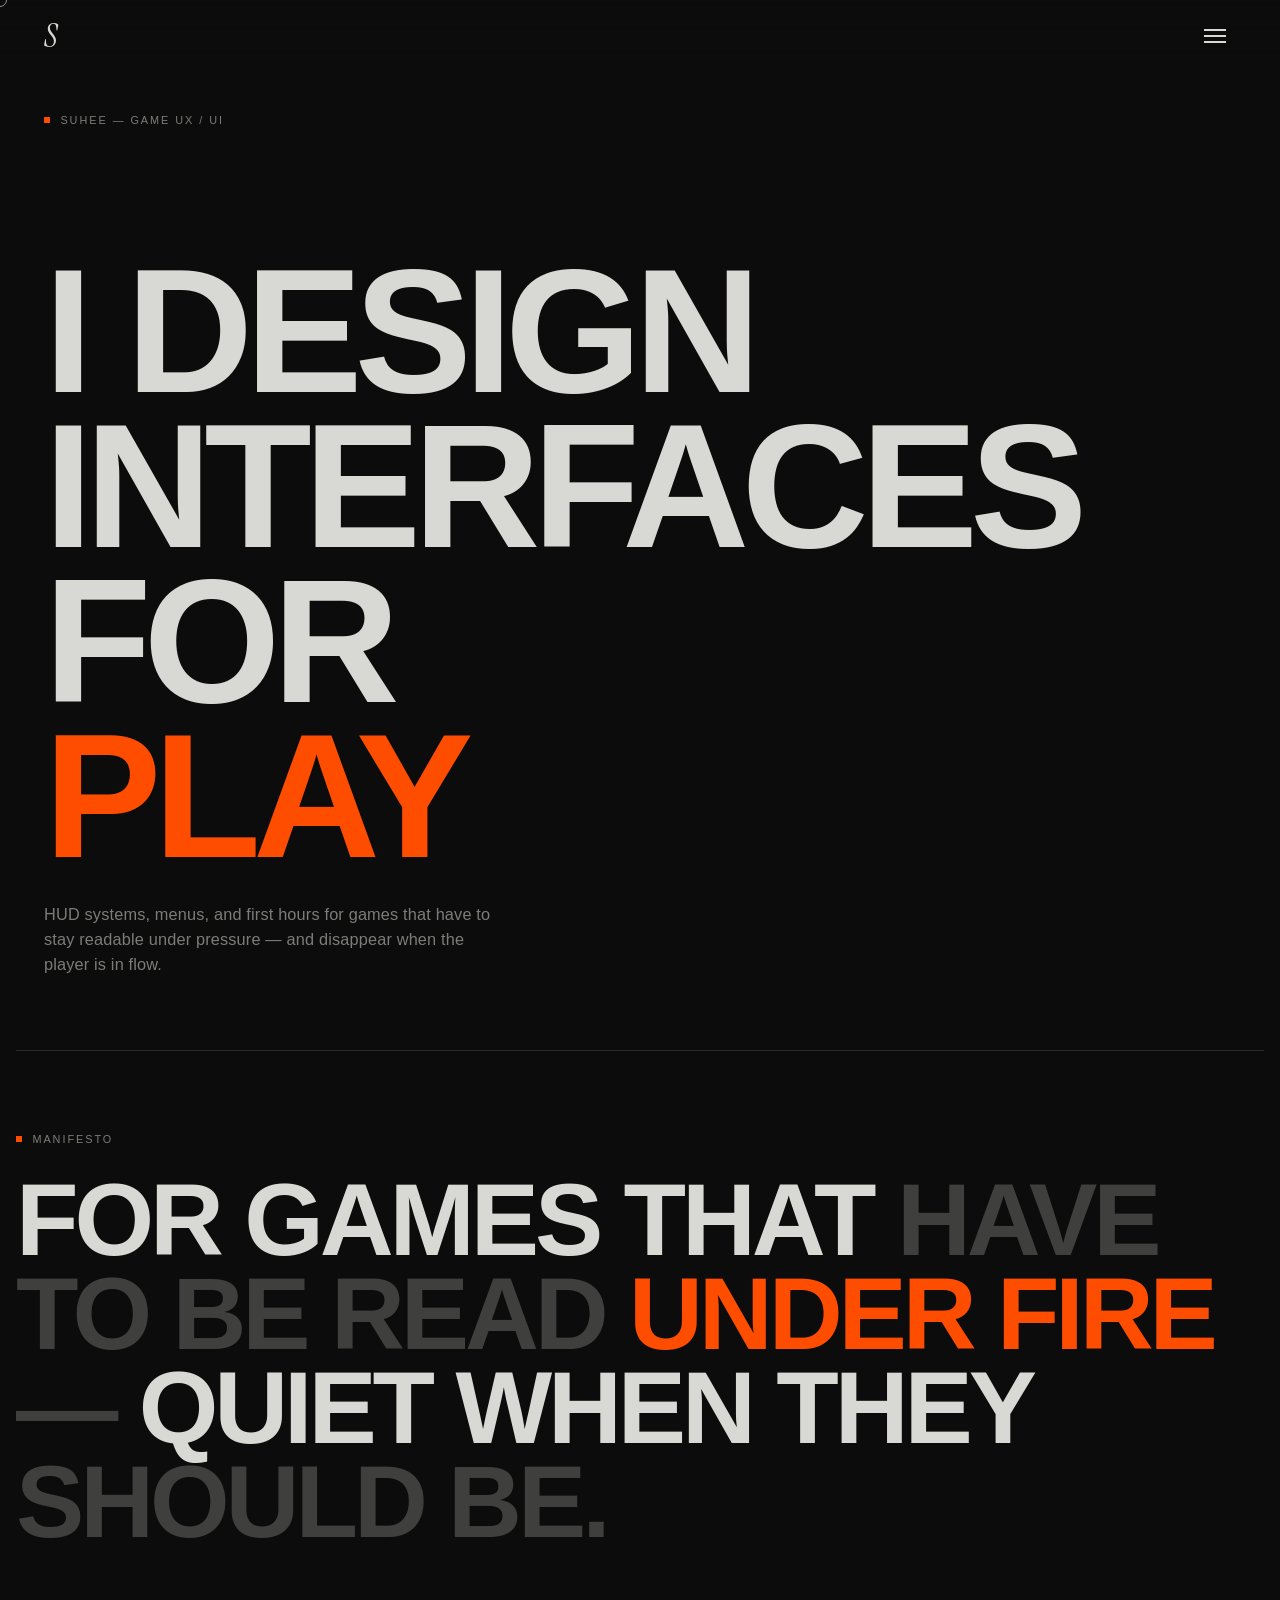
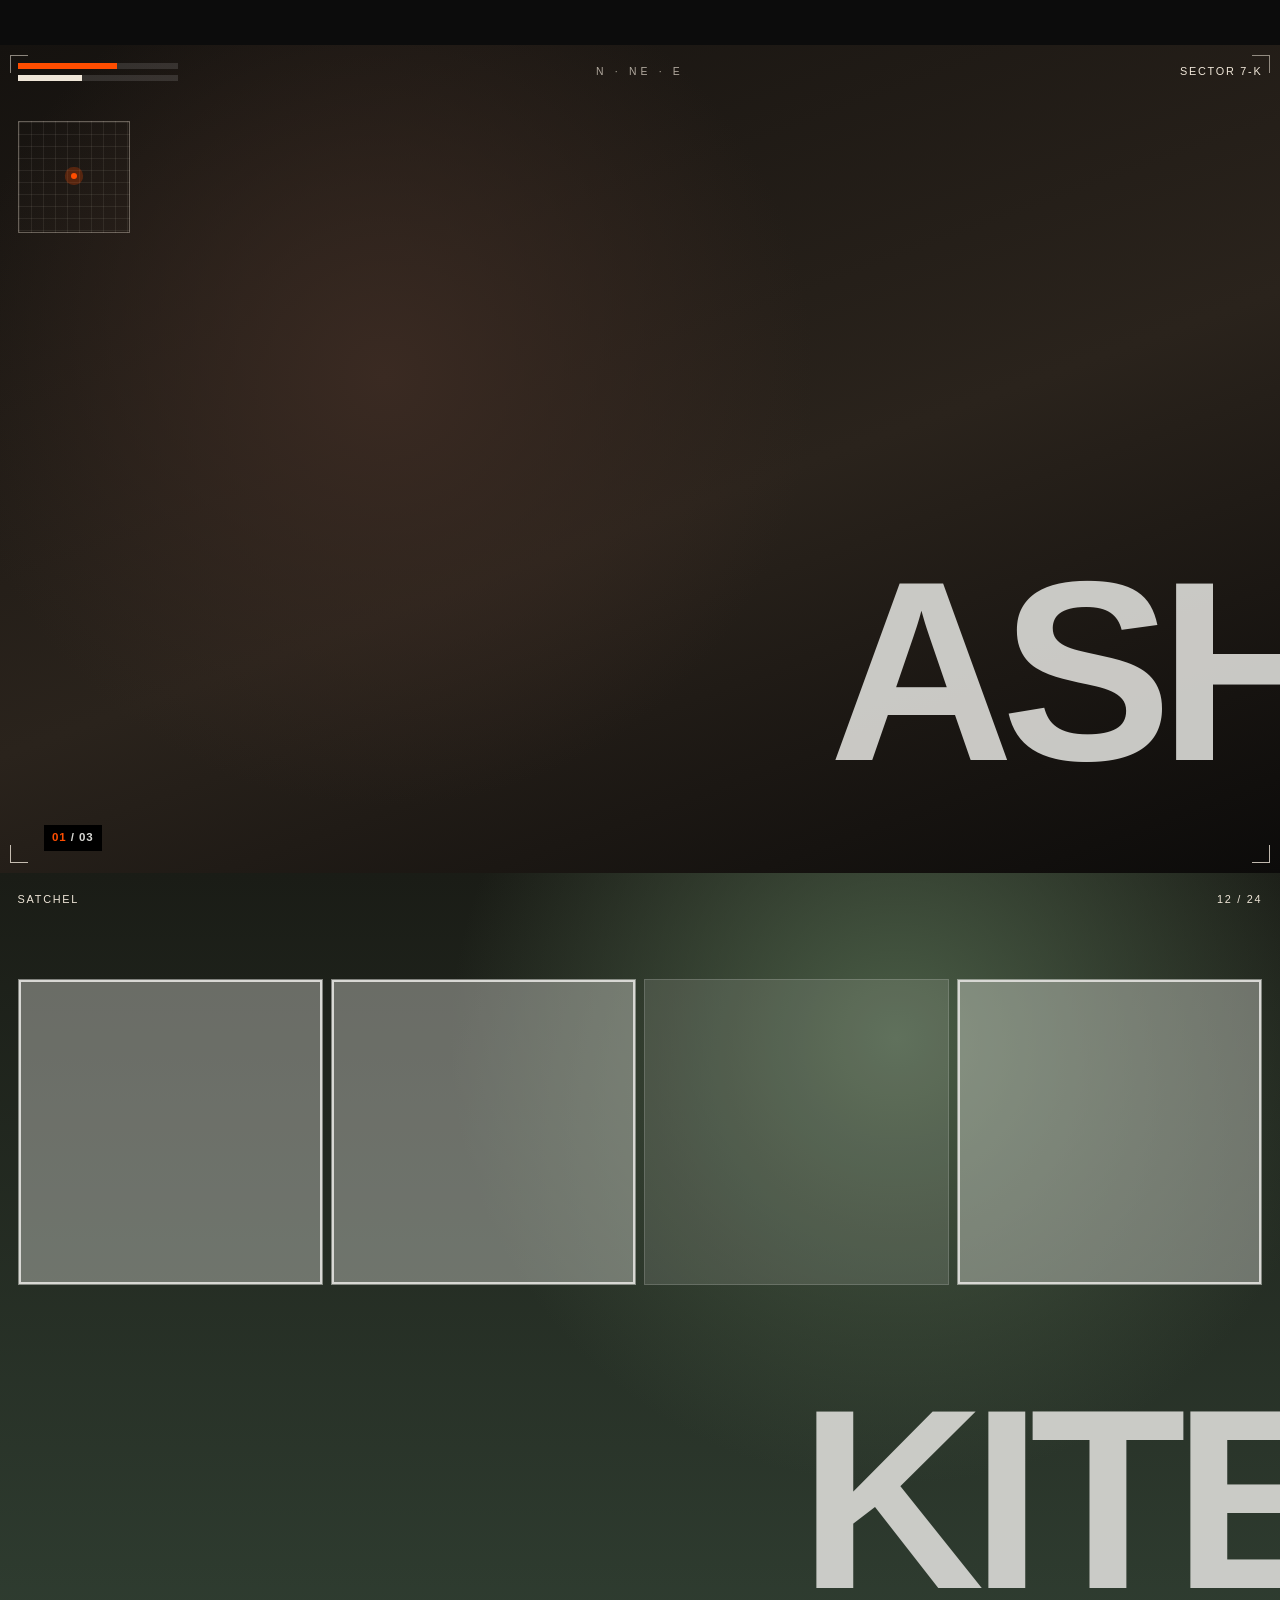
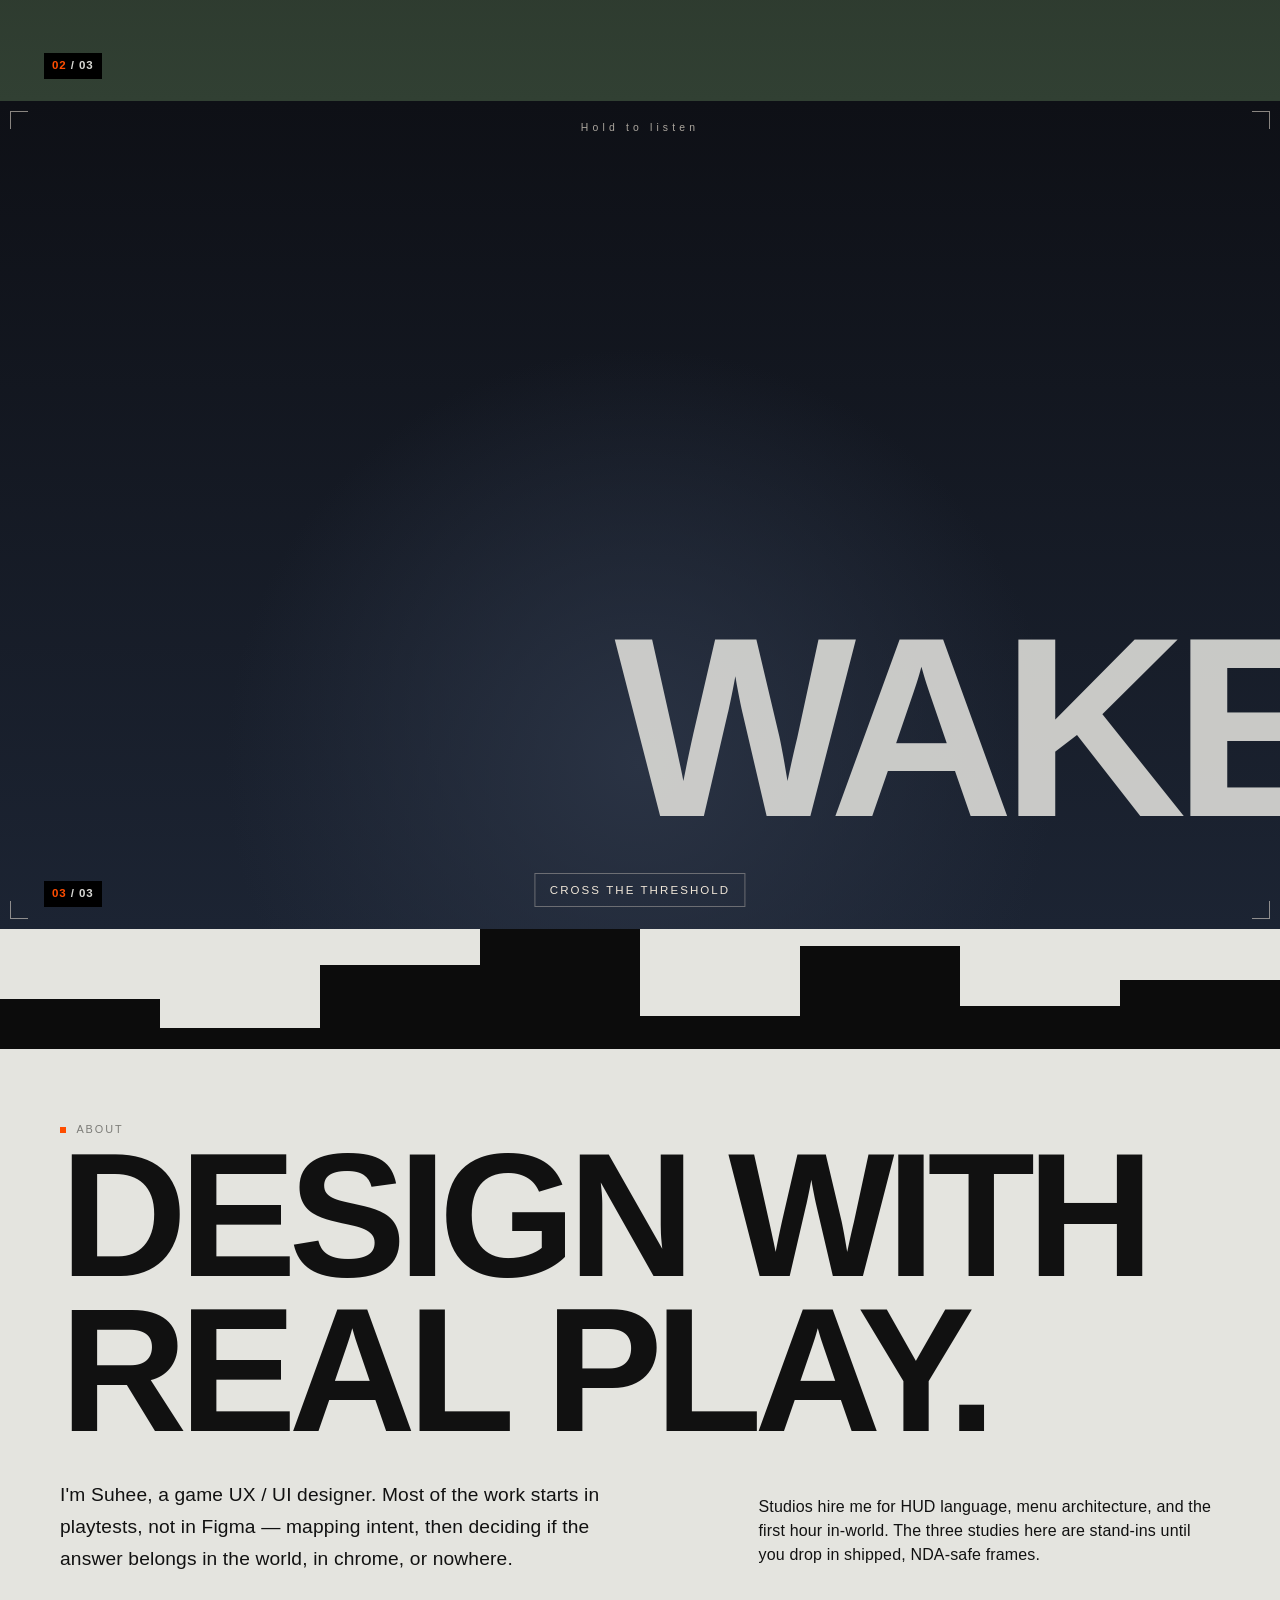
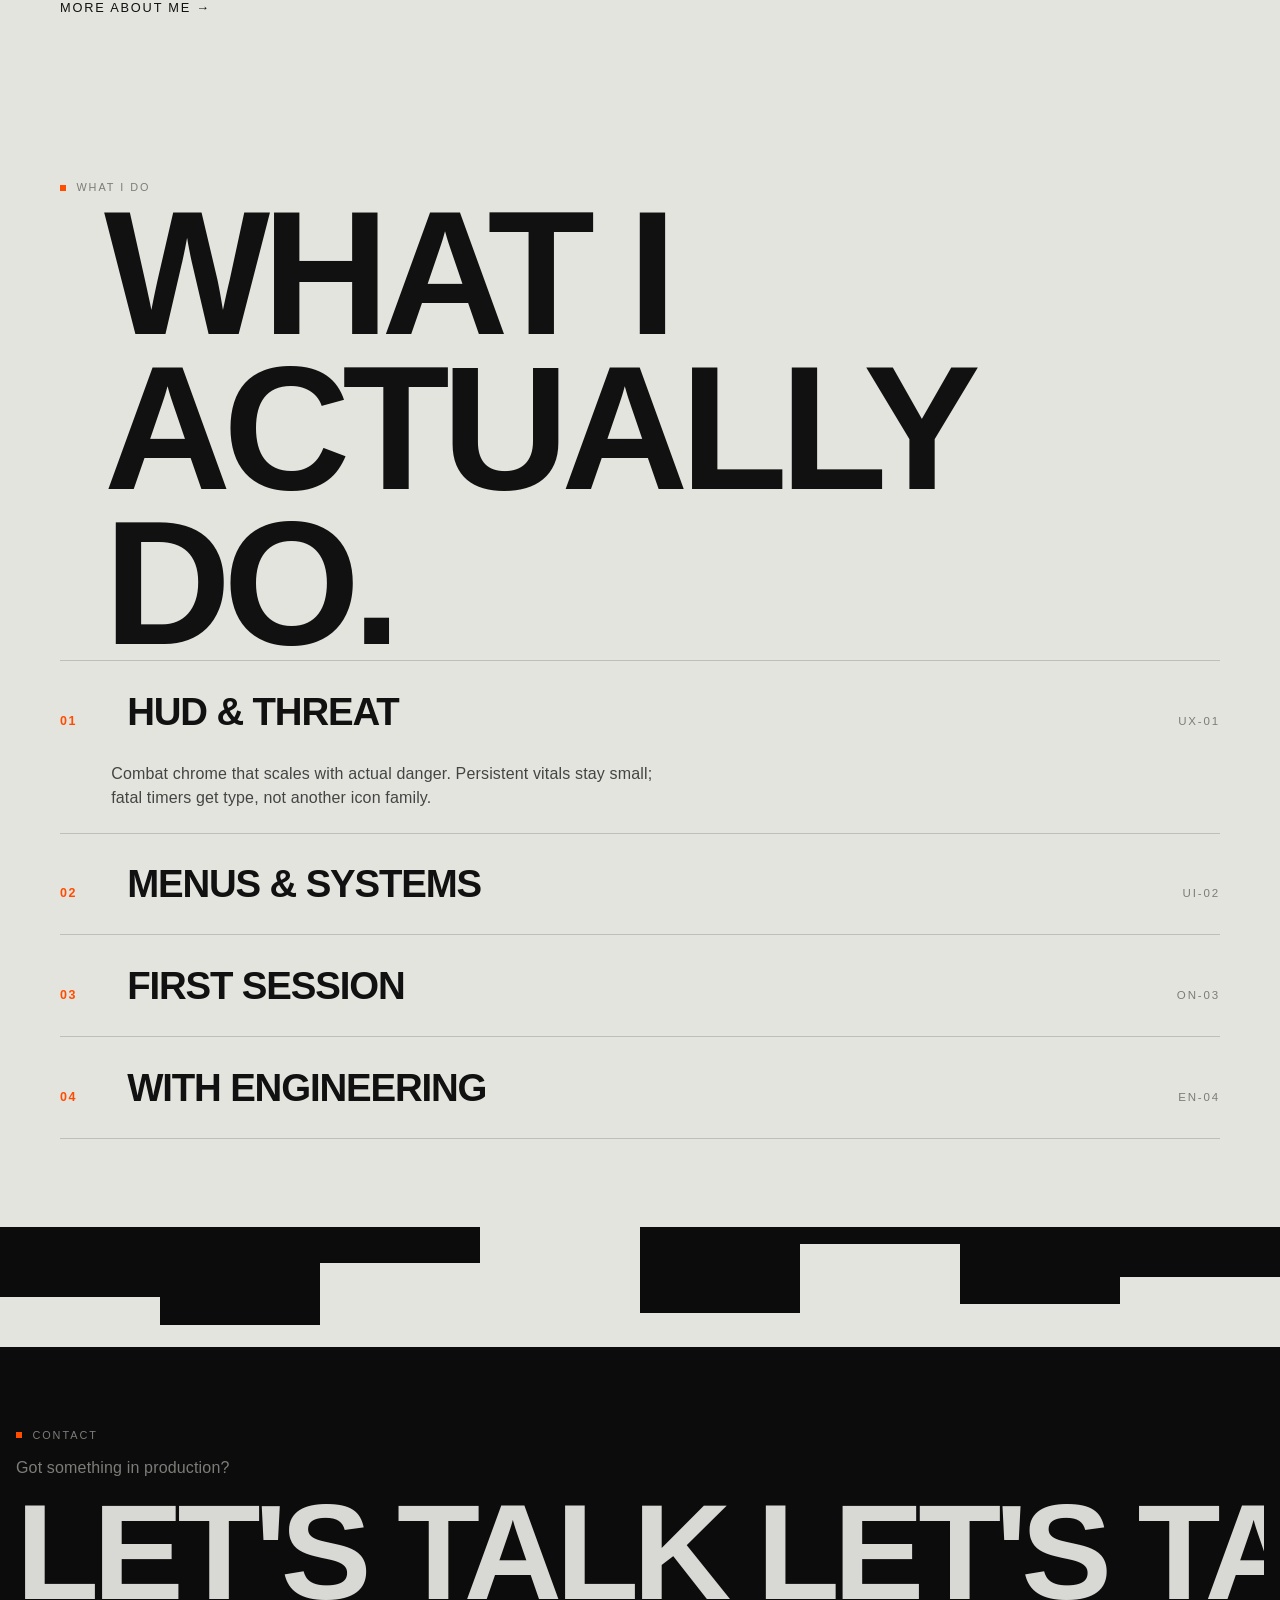
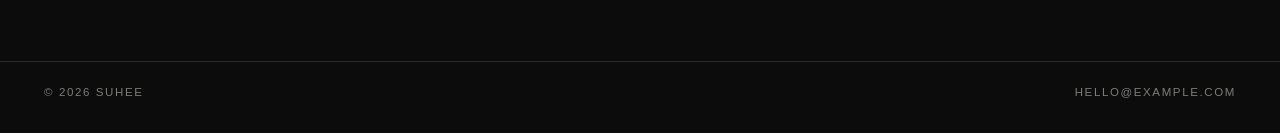
<file: index.html>
<!DOCTYPE html>
<html lang="en">
<head>
  <meta charset="utf-8">
  <meta name="viewport" content="width=device-width, initial-scale=1">
  <title>Suhee — Game UX / UI</title>
  <meta name="description" content="Game UX and UI design: HUD systems, inventory, and first-session onboarding.">
  <link rel="icon" href="./assets/favicon.svg" type="image/svg+xml">
  <link rel="preconnect" href="https://api.fontshare.com">
  <link href="https://api.fontshare.com/v2/css?f[]=switzer@400,500,600,700&display=swap" rel="stylesheet">
  <link rel="preconnect" href="https://fonts.googleapis.com">
  <link rel="preconnect" href="https://fonts.gstatic.com" crossorigin>
  <link href="https://fonts.googleapis.com/css2?family=Instrument+Serif:ital@1&display=swap" rel="stylesheet">
  <link rel="stylesheet" href="./css/styles.css">
</head>
<body>
  <div class="cursor" data-cursor hidden></div>
  <a class="skip" href="#work">Skip to selected work</a>
  <header class="site-header">
    <a class="brand" href="./index.html" aria-label="Suhee home">S</a>
    <button class="menu-btn" type="button" data-menu-toggle aria-expanded="false" aria-controls="menu" aria-label="Menu">
      <span></span>
    </button>
  </header>
  <nav class="overlay" id="menu" data-menu hidden>
    <a href="./index.html">Home</a>
    <a href="./work.html">Work</a>
    <a href="./about.html">About</a>
    <a href="mailto:hello@example.com">Email</a>
  </nav>

  <main>
    <section class="hero">
      <p class="label"><i></i> Suhee — game ux / ui</p>
      <h1 class="display">
        I design<br>
        interfaces<br>
        for<br>
        <em>play</em>
      </h1>
      <p class="hero-copy">HUD systems, menus, and first hours for games that have to stay readable under pressure — and disappear when the player is in flow.</p>
    </section>

    <section class="manifesto wrap">
      <p class="label"><i></i> Manifesto</p>
      <p class="mani-type">
        <b>For games that</b>
        have to be read
        <em>under fire</em> —
        <b>quiet when they</b>
        should be.
      </p>
    </section>

    <section id="work">
      <a class="work-panel" href="./projects/ash-protocol.html">
        <div class="hud hud-corners">
          <span></span>
          <div class="hud-row">
            <div class="bars">
              <div class="bar spot"><i style="width:62%"></i></div>
              <div class="bar"><i style="width:40%"></i></div>
            </div>
            <span>Sector 7-K</span>
          </div>
          <div class="compass">N · NE · E</div>
          <div class="minimap"><div class="dot"></div></div>
        </div>
        <h2 class="title">Ash</h2>
        <span class="work-index"><b>01</b> / 03</span>
      </a>
      <a class="work-panel" href="./projects/kite-keepsake.html">
        <div class="hud kite">
          <div class="hud-row"><span>Satchel</span><span>12 / 24</span></div>
          <div class="slots">
            <div class="slot on"></div>
            <div class="slot on"></div>
            <div class="slot"></div>
            <div class="slot on"></div>
          </div>
        </div>
        <h2 class="title">Kite</h2>
        <span class="work-index"><b>02</b> / 03</span>
      </a>
      <a class="work-panel" href="./projects/wake-cycle.html">
        <div class="hud wake hud-corners">
          <span></span>
          <div class="compass">Hold to listen</div>
          <div class="prompt">Cross the threshold</div>
        </div>
        <h2 class="title">Wake</h2>
        <span class="work-index"><b>03</b> / 03</span>
      </a>
    </section>

    <div class="stairs" aria-hidden="true">
      <span></span><span></span><span></span><span></span><span></span><span></span><span></span><span></span>
    </div>

    <section class="light about-block" id="about">
      <div class="wrap">
        <p class="label"><i></i> About</p>
        <h2 class="display">Design with<br>real play.</h2>
        <div class="about-grid">
          <div class="prose">
            <p class="lede">I'm Suhee, a game UX / UI designer. Most of the work starts in playtests, not in Figma — mapping intent, then deciding if the answer belongs in the world, in chrome, or nowhere.</p>
            <a class="more" href="./about.html">More about me →</a>
          </div>
          <p>Studios hire me for HUD language, menu architecture, and the first hour in-world. The three studies here are stand-ins until you drop in shipped, NDA-safe frames.</p>
        </div>
      </div>
    </section>

    <section class="light services" id="services">
      <div class="wrap">
        <p class="label"><i></i> What I do</p>
        <h2 class="display">What I actually do.</h2>
        <div class="acc">
          <button type="button" data-acc aria-expanded="true" aria-controls="acc-1">
            <span class="num">01</span>
            <span class="name">HUD &amp; threat</span>
            <span class="code">UX-01</span>
          </button>
          <div class="panel" id="acc-1">Combat chrome that scales with actual danger. Persistent vitals stay small; fatal timers get type, not another icon family.</div>
        </div>
        <div class="acc">
          <button type="button" data-acc aria-expanded="false" aria-controls="acc-2">
            <span class="num">02</span>
            <span class="name">Menus &amp; systems</span>
            <span class="code">UI-02</span>
          </button>
          <div class="panel" id="acc-2" hidden>Inventory, crafting, loadouts — readable on pad and handheld. Empty cells stay empty.</div>
        </div>
        <div class="acc">
          <button type="button" data-acc aria-expanded="false" aria-controls="acc-3">
            <span class="num">03</span>
            <span class="name">First session</span>
            <span class="code">ON-03</span>
          </button>
          <div class="panel" id="acc-3" hidden>Onboarding with no slideshow. The room teaches the verb; the UI only confirms it.</div>
        </div>
        <div class="acc">
          <button type="button" data-acc aria-expanded="false" aria-controls="acc-4">
            <span class="num">04</span>
            <span class="name">With engineering</span>
            <span class="code">EN-04</span>
          </button>
          <div class="panel" id="acc-4" hidden>UMG / Unity UI budgets, localization overflow, colorblind combat language, and input that works on mouse, pad, and touch.</div>
        </div>
      </div>
    </section>

    <div class="stairs invert" aria-hidden="true">
      <span></span><span></span><span></span><span></span><span></span><span></span><span></span><span></span>
    </div>

    <section class="cta wrap">
      <p class="label"><i></i> Contact</p>
      <p>Got something in production?</p>
      <a class="talk" href="mailto:hello@example.com">Let's talk Let's talk</a>
    </section>
  </main>

  <footer class="site-footer">
    <span>© <span data-year>2026</span> Suhee</span>
    <a href="mailto:hello@example.com">hello@example.com</a>
  </footer>
  <script src="./js/main.js"></script>
</body>
</html>
</file>
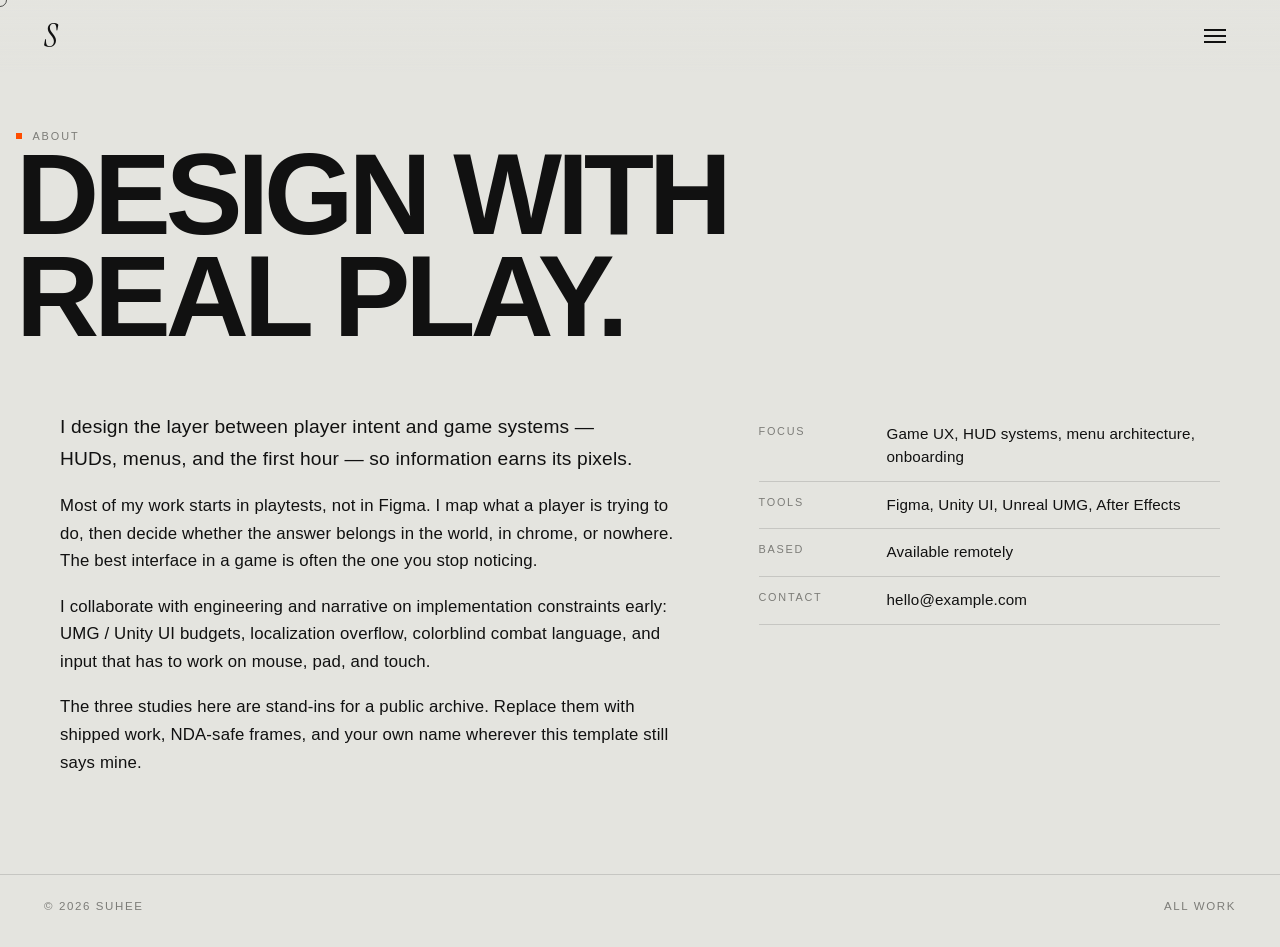
<file: about.html>
<!DOCTYPE html>
<html lang="en">
<head>
  <meta charset="utf-8">
  <meta name="viewport" content="width=device-width, initial-scale=1">
  <title>About — Suhee</title>
  <meta name="description" content="Game UX and UI designer focused on readable systems, diegetic onboarding, and menus that respect play.">
  <link rel="icon" href="./assets/favicon.svg" type="image/svg+xml">
  <link rel="preconnect" href="https://api.fontshare.com">
  <link href="https://api.fontshare.com/v2/css?f[]=switzer@400,500,600,700&display=swap" rel="stylesheet">
  <link rel="preconnect" href="https://fonts.googleapis.com">
  <link rel="preconnect" href="https://fonts.gstatic.com" crossorigin>
  <link href="https://fonts.googleapis.com/css2?family=Instrument+Serif:ital@1&display=swap" rel="stylesheet">
  <link rel="stylesheet" href="./css/styles.css">
</head>
<body class="light-page">
  <div class="cursor" data-cursor hidden></div>
  <a class="skip" href="#main">Skip to content</a>
  <header class="site-header">
    <a class="brand" href="./index.html" aria-label="Suhee home">S</a>
    <button class="menu-btn" type="button" data-menu-toggle aria-expanded="false" aria-controls="menu" aria-label="Menu">
      <span></span>
    </button>
  </header>
  <nav class="overlay" id="menu" data-menu hidden>
    <a href="./index.html">Home</a>
    <a href="./work.html">Work</a>
    <a href="./about.html">About</a>
    <a href="mailto:hello@example.com">Email</a>
  </nav>

  <main id="main" class="light">
    <header class="page-hero wrap">
      <p class="label"><i></i> About</p>
      <h1 class="display">Design with<br>real play.</h1>
    </header>
    <div class="wrap about-grid" style="padding-bottom:5rem">
      <div class="prose">
        <p class="lede">I design the layer between player intent and game systems — HUDs, menus, and the first hour — so information earns its pixels.</p>
        <p>Most of my work starts in playtests, not in Figma. I map what a player is trying to do, then decide whether the answer belongs in the world, in chrome, or nowhere. The best interface in a game is often the one you stop noticing.</p>
        <p>I collaborate with engineering and narrative on implementation constraints early: UMG / Unity UI budgets, localization overflow, colorblind combat language, and input that has to work on mouse, pad, and touch.</p>
        <p>The three studies here are stand-ins for a public archive. Replace them with shipped work, NDA-safe frames, and your own name wherever this template still says mine.</p>
      </div>
      <aside>
        <dl class="fact-list">
          <div>
            <dt>Focus</dt>
            <dd>Game UX, HUD systems, menu architecture, onboarding</dd>
          </div>
          <div>
            <dt>Tools</dt>
            <dd>Figma, Unity UI, Unreal UMG, After Effects</dd>
          </div>
          <div>
            <dt>Based</dt>
            <dd>Available remotely</dd>
          </div>
          <div>
            <dt>Contact</dt>
            <dd><a href="mailto:hello@example.com">hello@example.com</a></dd>
          </div>
        </dl>
      </aside>
    </div>
  </main>

  <footer class="site-footer light">
    <span>© <span data-year>2026</span> Suhee</span>
    <a href="./work.html">All work</a>
  </footer>
  <script src="./js/main.js"></script>
</body>
</html>
</file>
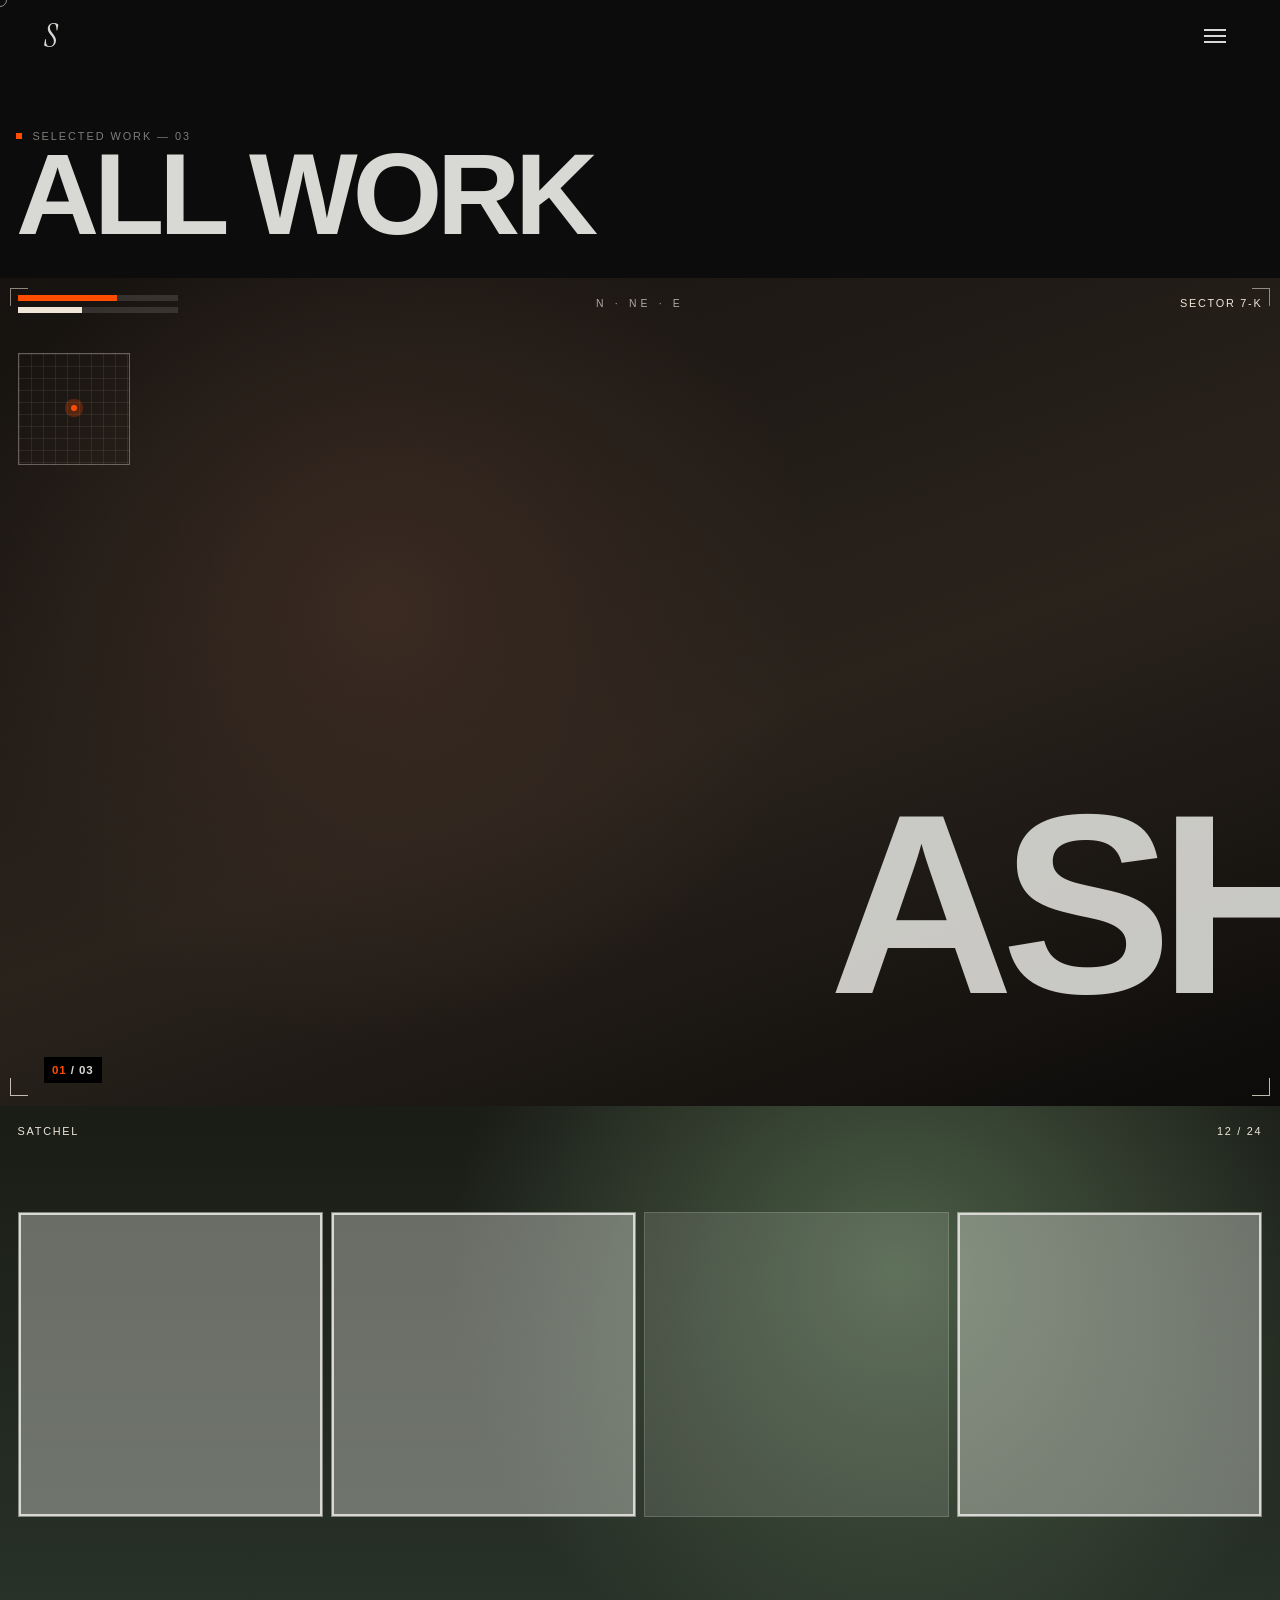
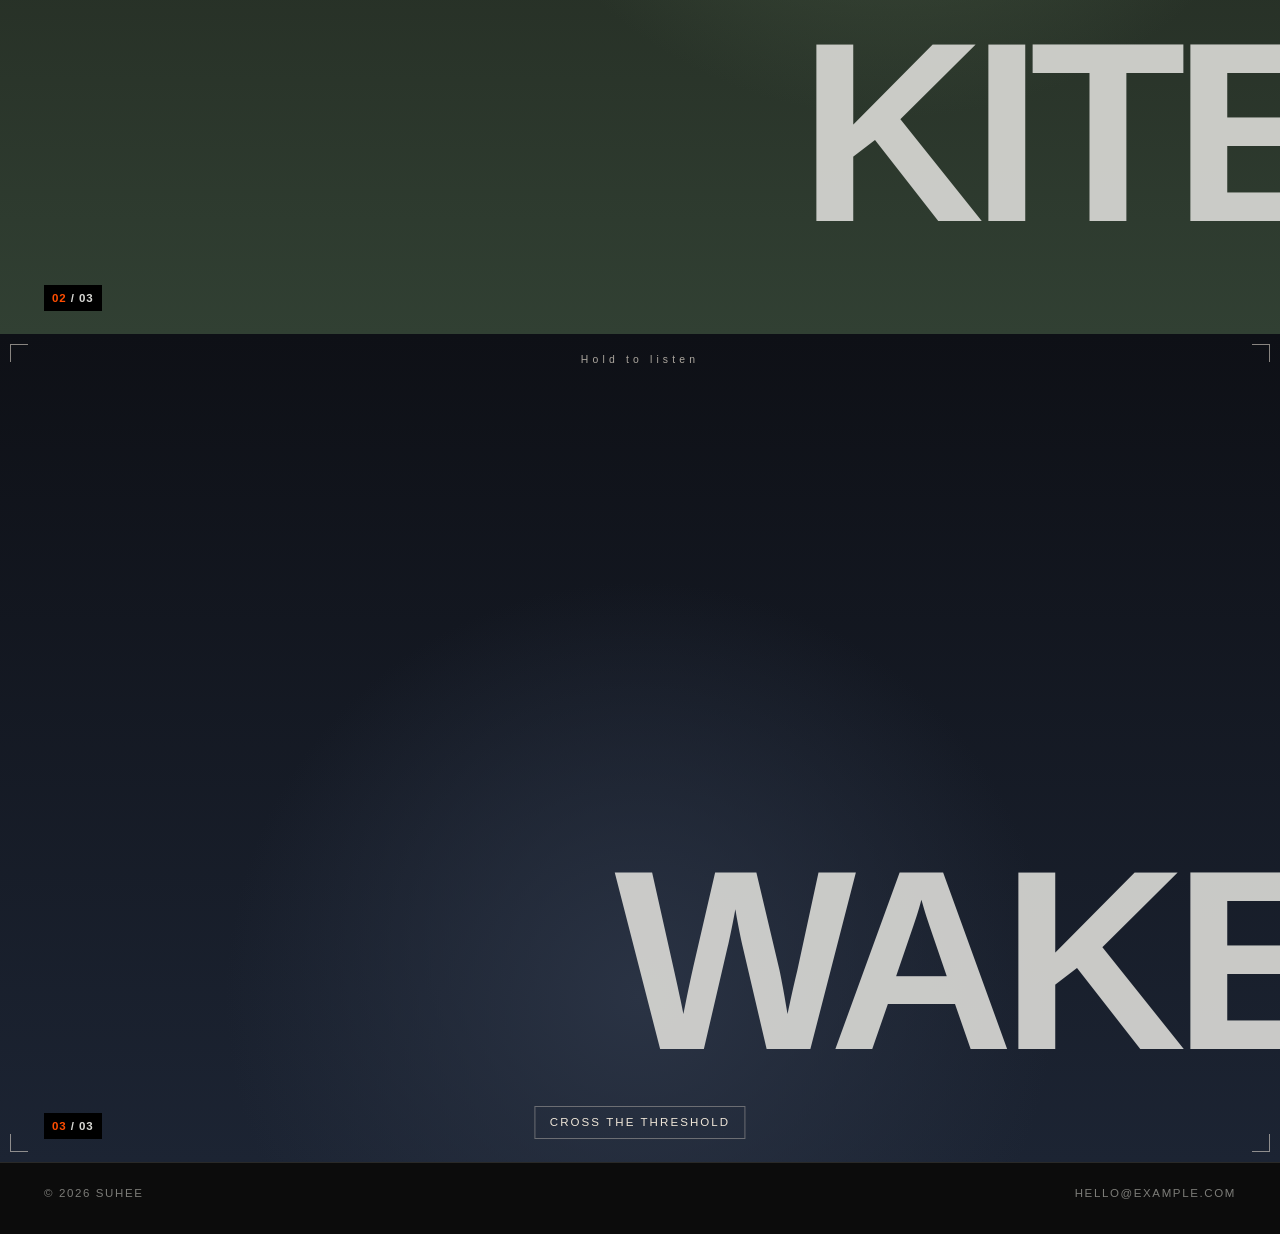
<file: work.html>
<!DOCTYPE html>
<html lang="en">
<head>
  <meta charset="utf-8">
  <meta name="viewport" content="width=device-width, initial-scale=1">
  <title>Work — Suhee</title>
  <meta name="description" content="Selected game UX and UI case studies.">
  <link rel="icon" href="./assets/favicon.svg" type="image/svg+xml">
  <link rel="preconnect" href="https://api.fontshare.com">
  <link href="https://api.fontshare.com/v2/css?f[]=switzer@400,500,600,700&display=swap" rel="stylesheet">
  <link rel="preconnect" href="https://fonts.googleapis.com">
  <link rel="preconnect" href="https://fonts.gstatic.com" crossorigin>
  <link href="https://fonts.googleapis.com/css2?family=Instrument+Serif:ital@1&display=swap" rel="stylesheet">
  <link rel="stylesheet" href="./css/styles.css">
</head>
<body>
  <div class="cursor" data-cursor hidden></div>
  <a class="skip" href="#main">Skip to content</a>
  <header class="site-header">
    <a class="brand" href="./index.html" aria-label="Suhee home">S</a>
    <button class="menu-btn" type="button" data-menu-toggle aria-expanded="false" aria-controls="menu" aria-label="Menu">
      <span></span>
    </button>
  </header>
  <nav class="overlay" id="menu" data-menu hidden>
    <a href="./index.html">Home</a>
    <a href="./work.html">Work</a>
    <a href="./about.html">About</a>
    <a href="mailto:hello@example.com">Email</a>
  </nav>

  <main id="main">
    <header class="page-hero wrap">
      <p class="label"><i></i> Selected work — 03</p>
      <h1 class="display">All work</h1>
    </header>
    <a class="work-panel" href="./projects/ash-protocol.html">
      <div class="hud hud-corners">
        <span></span>
        <div class="hud-row">
          <div class="bars">
            <div class="bar spot"><i style="width:62%"></i></div>
            <div class="bar"><i style="width:40%"></i></div>
          </div>
          <span>Sector 7-K</span>
        </div>
        <div class="compass">N · NE · E</div>
        <div class="minimap"><div class="dot"></div></div>
      </div>
      <h2 class="title">Ash</h2>
      <span class="work-index"><b>01</b> / 03</span>
    </a>
    <a class="work-panel" href="./projects/kite-keepsake.html">
      <div class="hud kite">
        <div class="hud-row"><span>Satchel</span><span>12 / 24</span></div>
        <div class="slots">
          <div class="slot on"></div>
          <div class="slot on"></div>
          <div class="slot"></div>
          <div class="slot on"></div>
        </div>
      </div>
      <h2 class="title">Kite</h2>
      <span class="work-index"><b>02</b> / 03</span>
    </a>
    <a class="work-panel" href="./projects/wake-cycle.html">
      <div class="hud wake hud-corners">
        <span></span>
        <div class="compass">Hold to listen</div>
        <div class="prompt">Cross the threshold</div>
      </div>
      <h2 class="title">Wake</h2>
      <span class="work-index"><b>03</b> / 03</span>
    </a>
  </main>

  <footer class="site-footer">
    <span>© <span data-year>2026</span> Suhee</span>
    <a href="mailto:hello@example.com">hello@example.com</a>
  </footer>
  <script src="./js/main.js"></script>
</body>
</html>
</file>
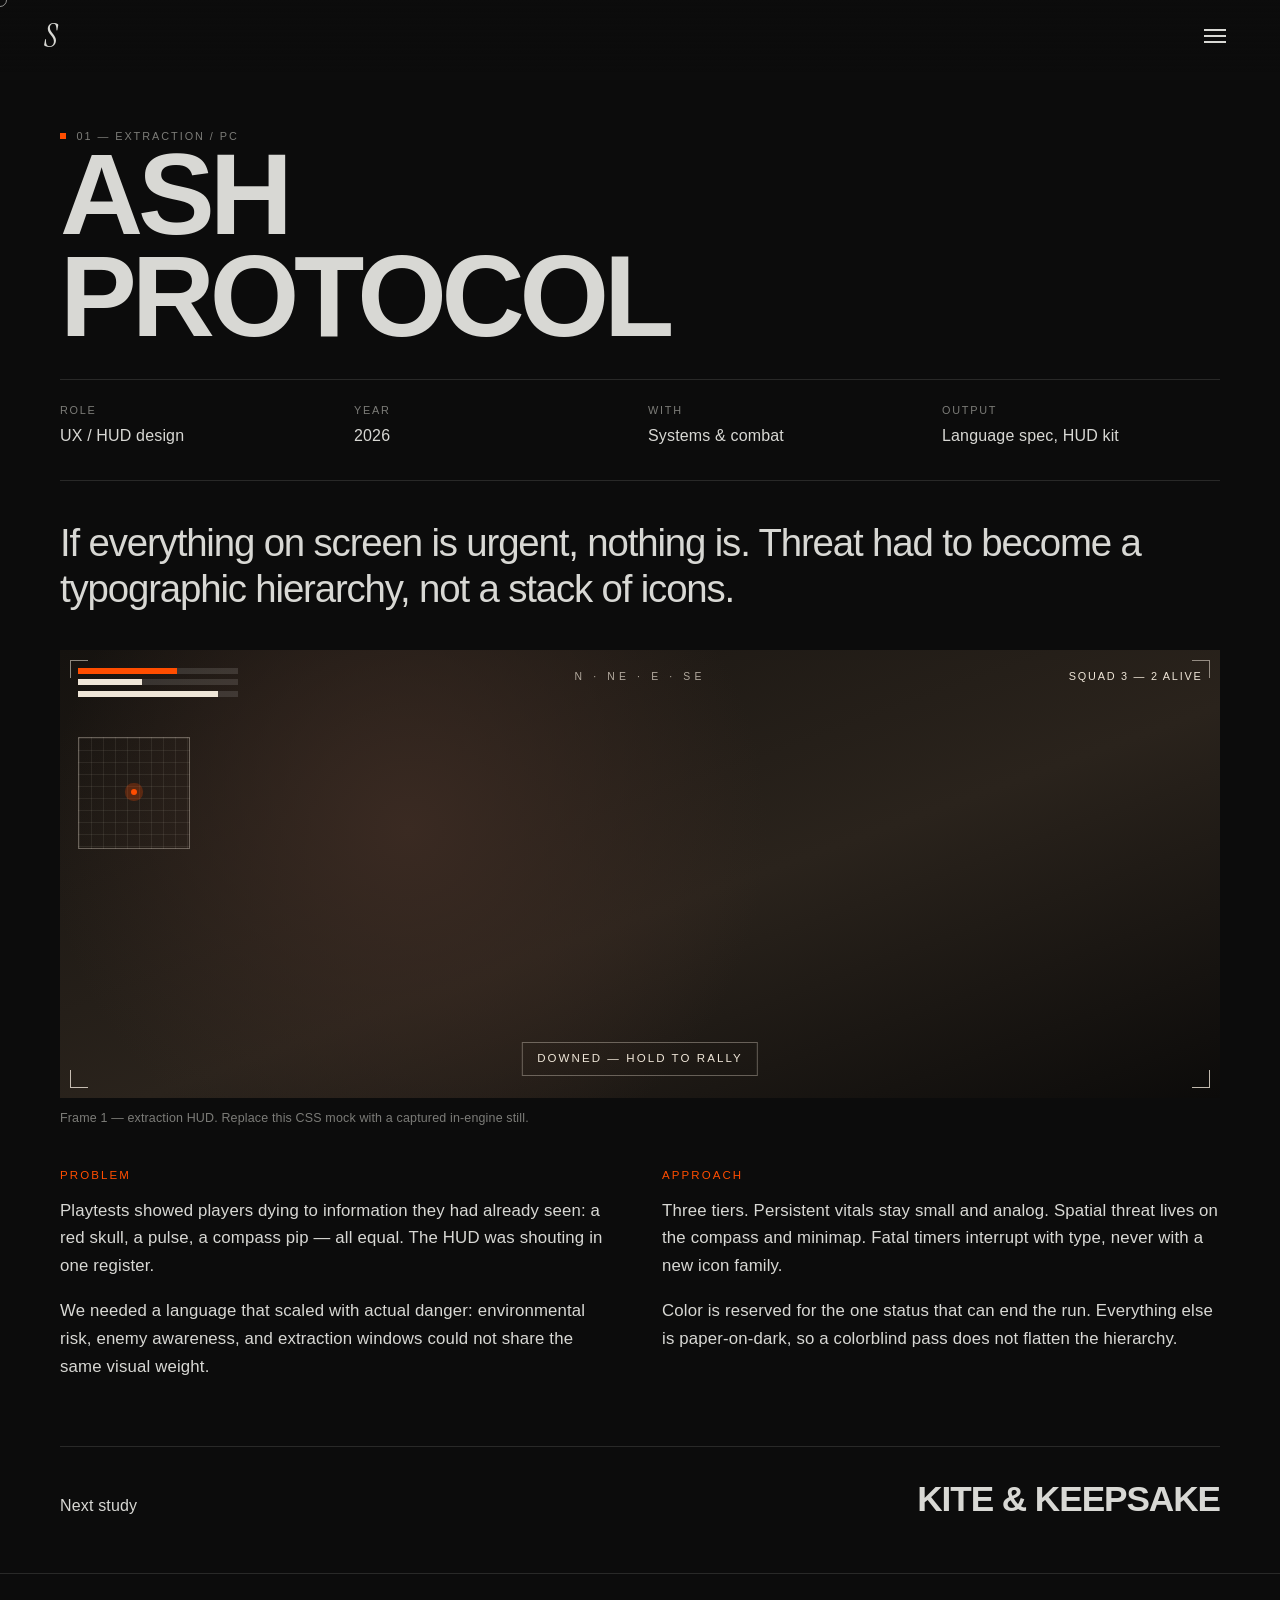
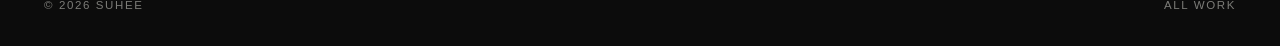
<file: projects/ash-protocol.html>
<!DOCTYPE html>
<html lang="en">
<head>
  <meta charset="utf-8">
  <meta name="viewport" content="width=device-width, initial-scale=1">
  <title>Ash Protocol — Suhee</title>
  <meta name="description" content="Combat HUD and threat language for an extraction shooter.">
  <link rel="icon" href="../assets/favicon.svg" type="image/svg+xml">
  <link rel="preconnect" href="https://api.fontshare.com">
  <link href="https://api.fontshare.com/v2/css?f[]=switzer@400,500,600,700&display=swap" rel="stylesheet">
  <link rel="preconnect" href="https://fonts.googleapis.com">
  <link rel="preconnect" href="https://fonts.gstatic.com" crossorigin>
  <link href="https://fonts.googleapis.com/css2?family=Instrument+Serif:ital@1&display=swap" rel="stylesheet">
  <link rel="stylesheet" href="../css/styles.css">
</head>
<body>
  <div class="cursor" data-cursor hidden></div>
  <a class="skip" href="#main">Skip to content</a>
  <header class="site-header">
    <a class="brand" href="../index.html" aria-label="Suhee home">S</a>
    <button class="menu-btn" type="button" data-menu-toggle aria-expanded="false" aria-controls="menu" aria-label="Menu">
      <span></span>
    </button>
  </header>
  <nav class="overlay" id="menu" data-menu hidden>
    <a href="../index.html">Home</a>
    <a href="../work.html">Work</a>
    <a href="../about.html">About</a>
    <a href="mailto:hello@example.com">Email</a>
  </nav>

  <main id="main" class="wrap">
    <header class="page-hero">
      <p class="label"><i></i> 01 — Extraction / PC</p>
      <h1 class="display">Ash<br>Protocol</h1>
    </header>

    <div class="case-meta">
      <div><small>Role</small><p>UX / HUD design</p></div>
      <div><small>Year</small><p>2026</p></div>
      <div><small>With</small><p>Systems &amp; combat</p></div>
      <div><small>Output</small><p>Language spec, HUD kit</p></div>
    </div>

    <p class="pull">If everything on screen is urgent, nothing is. Threat had to become a typographic hierarchy, not a stack of icons.</p>

    <figure class="figure">
      <div class="hud hud-corners" style="min-height:28rem">
        <span></span>
        <div class="hud-row">
          <div class="bars">
            <div class="bar spot"><i style="width:62%"></i></div>
            <div class="bar"><i style="width:40%"></i></div>
            <div class="bar"><i style="width:88%"></i></div>
          </div>
          <span>Squad 3 — 2 alive</span>
        </div>
        <div class="compass">N · NE · E · SE</div>
        <div class="minimap"><div class="dot"></div></div>
        <div class="prompt">Downed — hold to rally</div>
      </div>
      <figcaption>Frame 1 — extraction HUD. Replace this CSS mock with a captured in-engine still.</figcaption>
    </figure>

    <div class="split-notes prose">
      <div>
        <h2>Problem</h2>
        <p>Playtests showed players dying to information they had already seen: a red skull, a pulse, a compass pip — all equal. The HUD was shouting in one register.</p>
        <p>We needed a language that scaled with actual danger: environmental risk, enemy awareness, and extraction windows could not share the same visual weight.</p>
      </div>
      <div>
        <h2>Approach</h2>
        <p>Three tiers. Persistent vitals stay small and analog. Spatial threat lives on the compass and minimap. Fatal timers interrupt with type, never with a new icon family.</p>
        <p>Color is reserved for the one status that can end the run. Everything else is paper-on-dark, so a colorblind pass does not flatten the hierarchy.</p>
      </div>
    </div>

    <a class="next-case" href="./kite-keepsake.html">
      <span>Next study</span>
      <strong>Kite &amp; Keepsake</strong>
    </a>
  </main>

  <footer class="site-footer">
    <span>© <span data-year>2026</span> Suhee</span>
    <a href="../work.html">All work</a>
  </footer>
  <script src="../js/main.js"></script>
</body>
</html>
</file>
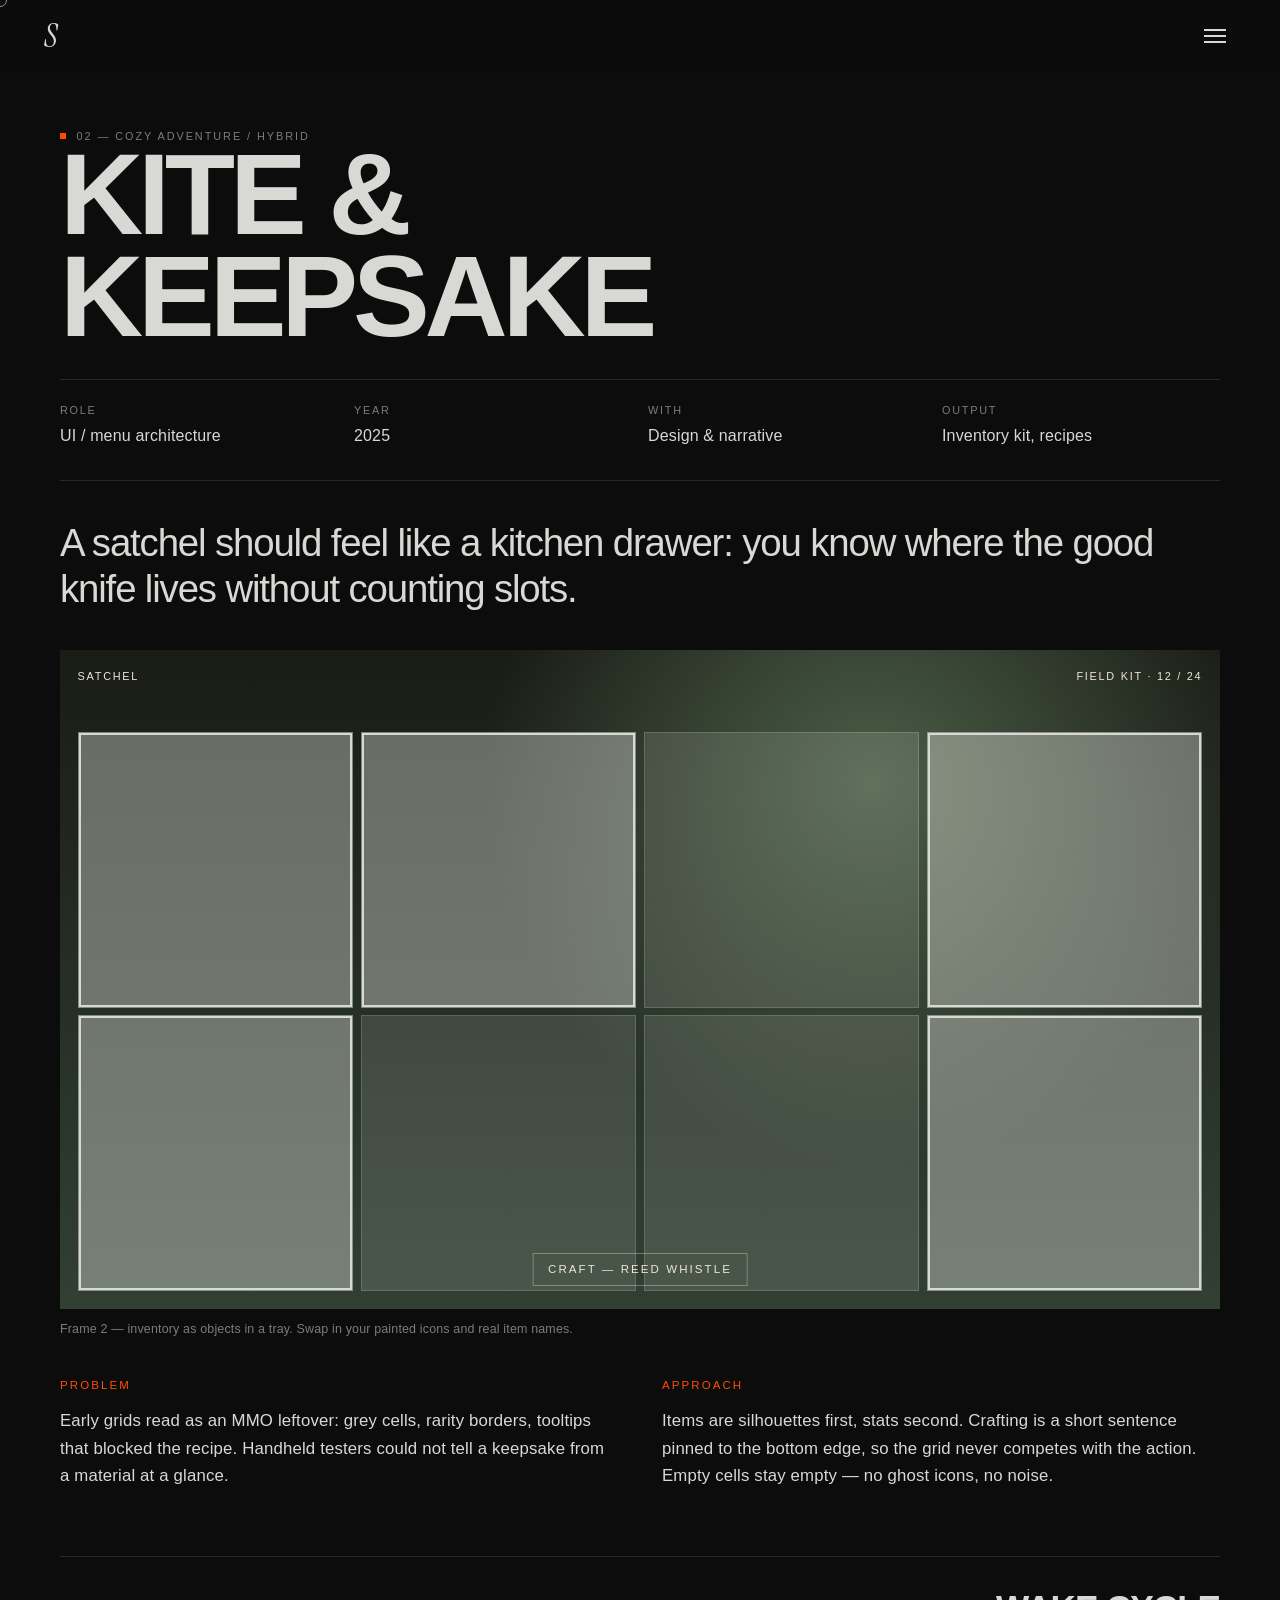
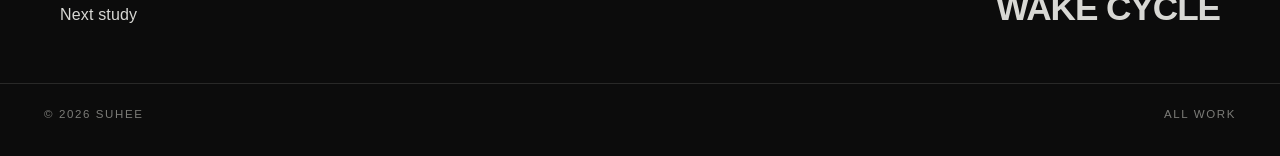
<file: projects/kite-keepsake.html>
<!DOCTYPE html>
<html lang="en">
<head>
  <meta charset="utf-8">
  <meta name="viewport" content="width=device-width, initial-scale=1">
  <title>Kite &amp; Keepsake — Suhee</title>
  <meta name="description" content="Inventory and crafting UI for a cozy adventure.">
  <link rel="icon" href="../assets/favicon.svg" type="image/svg+xml">
  <link rel="preconnect" href="https://api.fontshare.com">
  <link href="https://api.fontshare.com/v2/css?f[]=switzer@400,500,600,700&display=swap" rel="stylesheet">
  <link rel="preconnect" href="https://fonts.googleapis.com">
  <link rel="preconnect" href="https://fonts.gstatic.com" crossorigin>
  <link href="https://fonts.googleapis.com/css2?family=Instrument+Serif:ital@1&display=swap" rel="stylesheet">
  <link rel="stylesheet" href="../css/styles.css">
</head>
<body>
  <div class="cursor" data-cursor hidden></div>
  <a class="skip" href="#main">Skip to content</a>
  <header class="site-header">
    <a class="brand" href="../index.html" aria-label="Suhee home">S</a>
    <button class="menu-btn" type="button" data-menu-toggle aria-expanded="false" aria-controls="menu" aria-label="Menu">
      <span></span>
    </button>
  </header>
  <nav class="overlay" id="menu" data-menu hidden>
    <a href="../index.html">Home</a>
    <a href="../work.html">Work</a>
    <a href="../about.html">About</a>
    <a href="mailto:hello@example.com">Email</a>
  </nav>

  <main id="main" class="wrap">
    <header class="page-hero">
      <p class="label"><i></i> 02 — Cozy adventure / hybrid</p>
      <h1 class="display">Kite &amp;<br>Keepsake</h1>
    </header>

    <div class="case-meta">
      <div><small>Role</small><p>UI / menu architecture</p></div>
      <div><small>Year</small><p>2025</p></div>
      <div><small>With</small><p>Design &amp; narrative</p></div>
      <div><small>Output</small><p>Inventory kit, recipes</p></div>
    </div>

    <p class="pull">A satchel should feel like a kitchen drawer: you know where the good knife lives without counting slots.</p>

    <figure class="figure">
      <div class="hud kite" style="min-height:28rem">
        <div class="hud-row"><span>Satchel</span><span>Field kit · 12 / 24</span></div>
        <div class="slots" style="margin-top:3rem">
          <div class="slot on"></div>
          <div class="slot on"></div>
          <div class="slot"></div>
          <div class="slot on"></div>
          <div class="slot on"></div>
          <div class="slot"></div>
          <div class="slot"></div>
          <div class="slot on"></div>
        </div>
        <div class="prompt">Craft — reed whistle</div>
      </div>
      <figcaption>Frame 2 — inventory as objects in a tray. Swap in your painted icons and real item names.</figcaption>
    </figure>

    <div class="split-notes prose">
      <div>
        <h2>Problem</h2>
        <p>Early grids read as an MMO leftover: grey cells, rarity borders, tooltips that blocked the recipe. Handheld testers could not tell a keepsake from a material at a glance.</p>
      </div>
      <div>
        <h2>Approach</h2>
        <p>Items are silhouettes first, stats second. Crafting is a short sentence pinned to the bottom edge, so the grid never competes with the action. Empty cells stay empty — no ghost icons, no noise.</p>
      </div>
    </div>

    <a class="next-case" href="./wake-cycle.html">
      <span>Next study</span>
      <strong>Wake Cycle</strong>
    </a>
  </main>

  <footer class="site-footer">
    <span>© <span data-year>2026</span> Suhee</span>
    <a href="../work.html">All work</a>
  </footer>
  <script src="../js/main.js"></script>
</body>
</html>
</file>
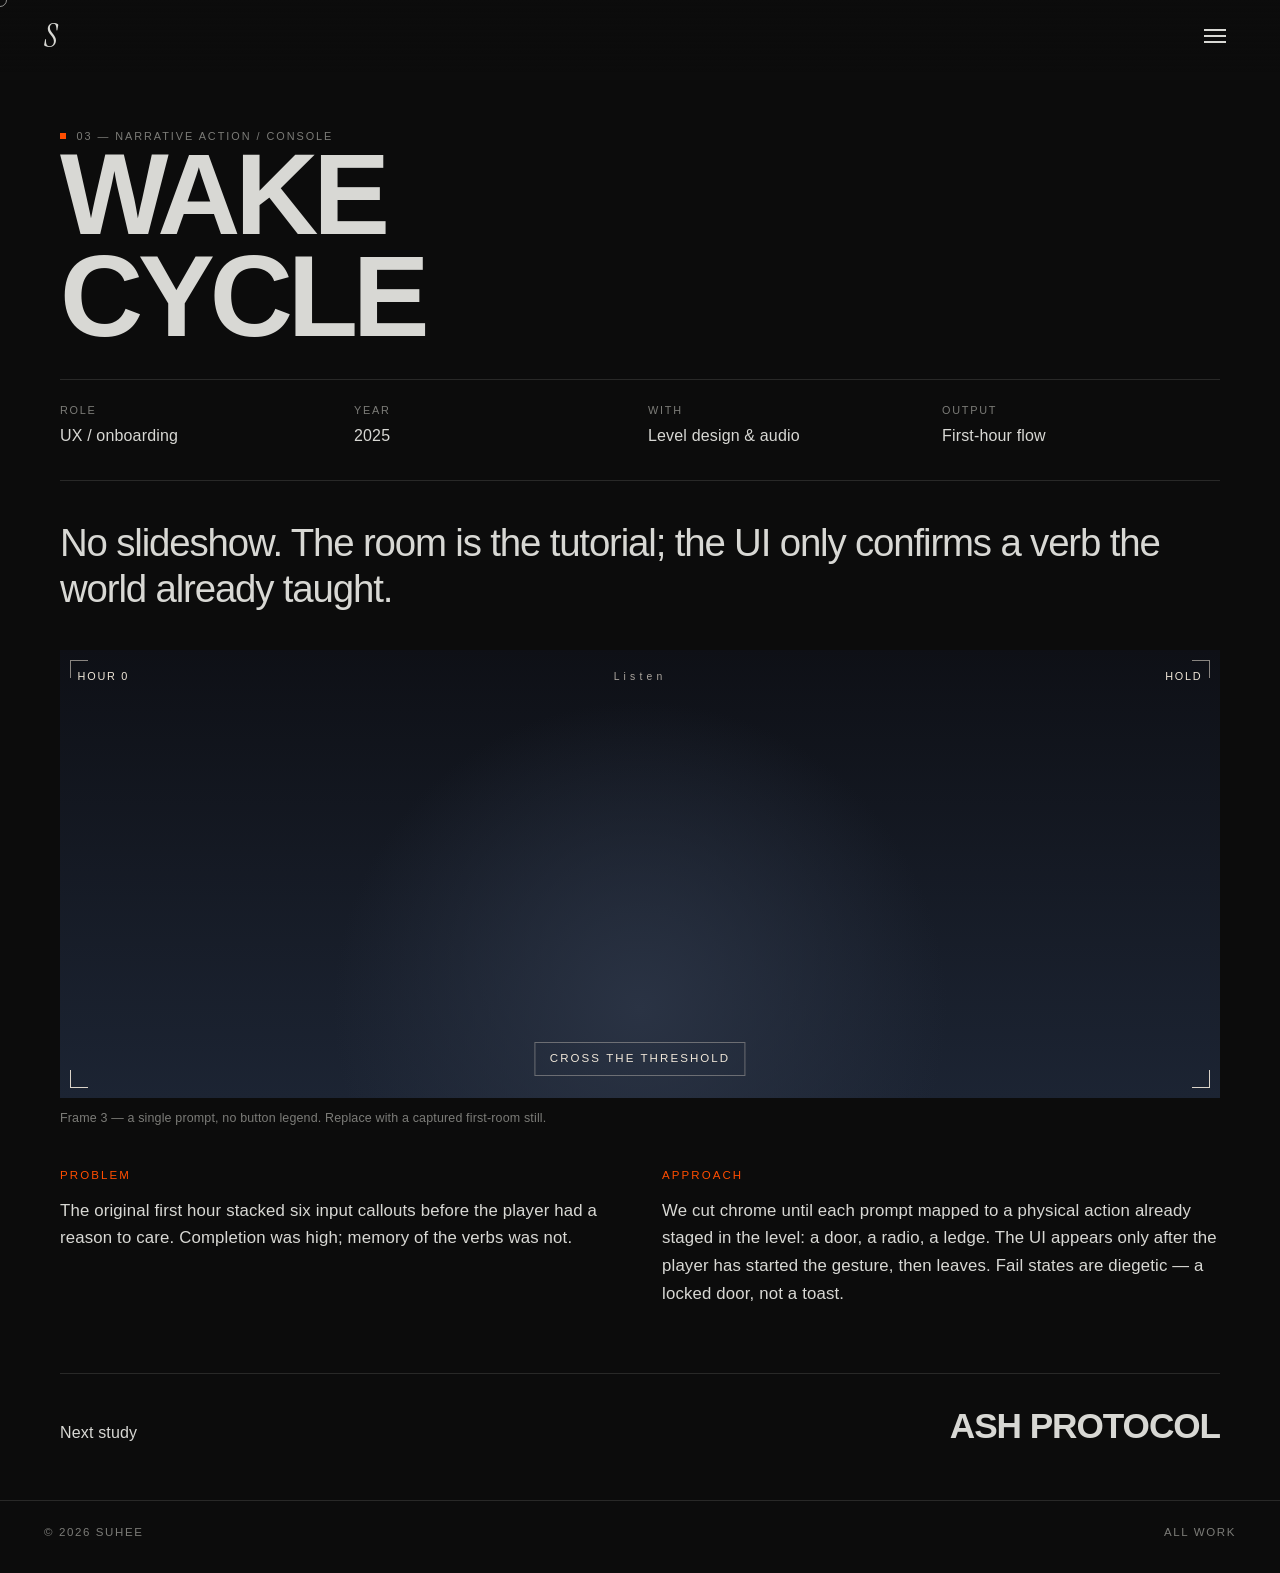
<file: projects/wake-cycle.html>
<!DOCTYPE html>
<html lang="en">
<head>
  <meta charset="utf-8">
  <meta name="viewport" content="width=device-width, initial-scale=1">
  <title>Wake Cycle — Suhee</title>
  <meta name="description" content="Diegetic first-session onboarding for a narrative action game.">
  <link rel="icon" href="../assets/favicon.svg" type="image/svg+xml">
  <link rel="preconnect" href="https://api.fontshare.com">
  <link href="https://api.fontshare.com/v2/css?f[]=switzer@400,500,600,700&display=swap" rel="stylesheet">
  <link rel="preconnect" href="https://fonts.googleapis.com">
  <link rel="preconnect" href="https://fonts.gstatic.com" crossorigin>
  <link href="https://fonts.googleapis.com/css2?family=Instrument+Serif:ital@1&display=swap" rel="stylesheet">
  <link rel="stylesheet" href="../css/styles.css">
</head>
<body>
  <div class="cursor" data-cursor hidden></div>
  <a class="skip" href="#main">Skip to content</a>
  <header class="site-header">
    <a class="brand" href="../index.html" aria-label="Suhee home">S</a>
    <button class="menu-btn" type="button" data-menu-toggle aria-expanded="false" aria-controls="menu" aria-label="Menu">
      <span></span>
    </button>
  </header>
  <nav class="overlay" id="menu" data-menu hidden>
    <a href="../index.html">Home</a>
    <a href="../work.html">Work</a>
    <a href="../about.html">About</a>
    <a href="mailto:hello@example.com">Email</a>
  </nav>

  <main id="main" class="wrap">
    <header class="page-hero">
      <p class="label"><i></i> 03 — Narrative action / console</p>
      <h1 class="display">Wake<br>Cycle</h1>
    </header>

    <div class="case-meta">
      <div><small>Role</small><p>UX / onboarding</p></div>
      <div><small>Year</small><p>2025</p></div>
      <div><small>With</small><p>Level design &amp; audio</p></div>
      <div><small>Output</small><p>First-hour flow</p></div>
    </div>

    <p class="pull">No slideshow. The room is the tutorial; the UI only confirms a verb the world already taught.</p>

    <figure class="figure">
      <div class="hud wake hud-corners" style="min-height:28rem">
        <span></span>
        <div class="hud-row"><span>Hour 0</span><span>Hold</span></div>
        <div class="compass">Listen</div>
        <div class="prompt">Cross the threshold</div>
      </div>
      <figcaption>Frame 3 — a single prompt, no button legend. Replace with a captured first-room still.</figcaption>
    </figure>

    <div class="split-notes prose">
      <div>
        <h2>Problem</h2>
        <p>The original first hour stacked six input callouts before the player had a reason to care. Completion was high; memory of the verbs was not.</p>
      </div>
      <div>
        <h2>Approach</h2>
        <p>We cut chrome until each prompt mapped to a physical action already staged in the level: a door, a radio, a ledge. The UI appears only after the player has started the gesture, then leaves. Fail states are diegetic — a locked door, not a toast.</p>
      </div>
    </div>

    <a class="next-case" href="./ash-protocol.html">
      <span>Next study</span>
      <strong>Ash Protocol</strong>
    </a>
  </main>

  <footer class="site-footer">
    <span>© <span data-year>2026</span> Suhee</span>
    <a href="../work.html">All work</a>
  </footer>
  <script src="../js/main.js"></script>
</body>
</html>
</file>
<file: css/styles.css>
:root {
  --bg: #0c0c0c;
  --ink: #d8d8d4;
  --muted: #7c7c78;
  --line: rgba(216, 216, 212, 0.14);
  --spot: #ff4d00;
  --paper: #e4e4df;
  --paper-ink: #111111;
  --sans: "Switzer", "Inter", "Helvetica Neue", Arial, sans-serif;
  --serif: "Instrument Serif", Georgia, serif;
  --gutter: clamp(1.1rem, 3.6vw, 2.75rem);
  --header-h: 4.5rem;
}

*,
*::before,
*::after {
  box-sizing: border-box;
}

html {
  scroll-behavior: smooth;
  overflow-x: clip;
}

body {
  margin: 0;
  min-height: 100vh;
  overflow-x: clip;
  color: var(--ink);
  background: var(--bg);
  font-family: var(--sans);
  font-weight: 400;
  line-height: 1.5;
  letter-spacing: 0.01em;
}

img {
  max-width: 100%;
  display: block;
}

a {
  color: inherit;
  text-decoration: none;
}

a:hover {
  color: var(--spot);
}

:focus-visible {
  outline: 2px solid var(--spot);
  outline-offset: 3px;
}

.skip {
  position: absolute;
  left: var(--gutter);
  top: -4rem;
  z-index: 40;
  padding: 0.5rem 0.75rem;
  background: var(--spot);
  color: #fff;
}

.skip:focus {
  top: 0.75rem;
}

.has-cursor,
.has-cursor a,
.has-cursor button {
  cursor: none;
}

.cursor {
  position: fixed;
  top: 0;
  left: 0;
  z-index: 50;
  width: 14px;
  height: 14px;
  margin: -7px 0 0 -7px;
  border: 1px solid rgba(216, 216, 212, 0.7);
  border-radius: 50%;
  pointer-events: none;
  mix-blend-mode: difference;
}

.site-header {
  position: fixed;
  inset: 0 0 auto;
  z-index: 30;
  display: flex;
  align-items: center;
  justify-content: space-between;
  height: var(--header-h);
  padding: 0 var(--gutter);
  background: linear-gradient(var(--bg), transparent);
}

.brand {
  font-family: var(--serif);
  font-size: 2rem;
  font-style: italic;
  line-height: 1;
  color: var(--ink);
}

.brand:hover {
  color: var(--ink);
}

.menu-btn {
  width: 2.6rem;
  height: 2.6rem;
  padding: 0;
  border: 0;
  background: transparent;
  color: var(--ink);
}

.menu-btn span,
.menu-btn span::before,
.menu-btn span::after {
  display: block;
  width: 1.35rem;
  height: 1.5px;
  margin: 0 auto;
  background: currentColor;
}

.menu-btn span {
  position: relative;
}

.menu-btn span::before,
.menu-btn span::after {
  content: "";
  position: absolute;
  left: 0;
}

.menu-btn span::before { top: -6px; }
.menu-btn span::after { top: 6px; }

.overlay {
  position: fixed;
  inset: 0;
  z-index: 28;
  display: grid;
  place-content: center;
  gap: 1.2rem;
  background: var(--bg);
  text-align: center;
}

.overlay a {
  font-size: clamp(2.4rem, 8vw, 5rem);
  font-weight: 600;
  letter-spacing: -0.04em;
  text-transform: uppercase;
  line-height: 1;
}

.overlay[hidden] {
  display: none;
}

body.is-nav-open {
  overflow: hidden;
}

.wrap {
  width: min(100%, 78rem);
  margin: 0 auto;
  padding: 0 var(--gutter);
}

.label {
  display: flex;
  align-items: center;
  gap: 0.65rem;
  margin: 0;
  font-size: 0.68rem;
  font-weight: 500;
  letter-spacing: 0.18em;
  text-transform: uppercase;
  color: var(--muted);
}

.label i {
  width: 6px;
  height: 6px;
  background: var(--spot);
}

.hero {
  min-height: 100vh;
  display: flex;
  flex-direction: column;
  justify-content: flex-end;
  padding: 7rem 0 4.5rem;
  overflow: hidden;
}

.hero .label {
  margin: 0 0 clamp(4rem, 14vh, 8rem) var(--gutter);
}

.display {
  margin: 0;
  max-width: none;
  padding-left: var(--gutter);
  overflow: hidden;
  font-size: clamp(4.2rem, 16vw, 11rem);
  font-weight: 600;
  line-height: 0.88;
  letter-spacing: -0.045em;
  text-transform: uppercase;
}

.display em {
  font-style: normal;
  color: var(--spot);
}

.hero-copy {
  max-width: 28rem;
  margin: 1.75rem 0 0 var(--gutter);
  color: var(--muted);
  font-size: 1.02rem;
  line-height: 1.55;
}

.manifesto {
  padding: 5rem 0 6rem;
  border-top: 1px solid var(--line);
  overflow: hidden;
}

.manifesto .label {
  margin-bottom: 1.6rem;
}

.mani-type {
  margin: 0;
  font-size: clamp(2.4rem, 8.4vw, 6.4rem);
  font-weight: 600;
  line-height: 0.92;
  letter-spacing: -0.04em;
  text-transform: uppercase;
  color: #3f3f3d;
}

.mani-type b {
  color: var(--ink);
  font-weight: 600;
}

.mani-type em {
  color: var(--spot);
  font-style: normal;
}

.work-panel {
  position: relative;
  display: block;
  min-height: 92vh;
  overflow: hidden;
  color: var(--ink);
}

.work-panel:hover {
  color: var(--ink);
}

.work-panel .hud {
  position: absolute;
  inset: 0;
  min-height: 0;
}

.work-panel .title {
  position: absolute;
  right: -4vw;
  bottom: 12%;
  z-index: 1;
  margin: 0;
  font-size: clamp(5rem, 22vw, 16rem);
  font-weight: 600;
  line-height: 0.8;
  letter-spacing: -0.05em;
  text-transform: uppercase;
  white-space: nowrap;
  opacity: 0.92;
}

.work-index {
  position: absolute;
  left: var(--gutter);
  bottom: 1.4rem;
  z-index: 2;
  padding: 0.28rem 0.5rem;
  background: #000;
  font-size: 0.72rem;
  font-weight: 600;
  letter-spacing: 0.08em;
}

.work-index b {
  color: var(--spot);
  font-weight: 600;
}

.stairs {
  display: grid;
  grid-template-columns: repeat(8, 1fr);
  align-items: end;
  height: 7.5rem;
  background: var(--paper);
}

.stairs span {
  display: block;
  background: var(--bg);
}

.stairs span:nth-child(1) { height: 42%; }
.stairs span:nth-child(2) { height: 18%; }
.stairs span:nth-child(3) { height: 70%; }
.stairs span:nth-child(4) { height: 100%; }
.stairs span:nth-child(5) { height: 28%; }
.stairs span:nth-child(6) { height: 86%; }
.stairs span:nth-child(7) { height: 36%; }
.stairs span:nth-child(8) { height: 58%; }

.stairs.invert {
  background: var(--bg);
}

.stairs.invert span {
  background: var(--paper);
}

.light {
  color: var(--paper-ink);
  background: var(--paper);
}

.light a:hover {
  color: var(--spot);
}

.about-block,
.services {
  padding: 4.5rem 0 5.5rem;
}

.about-block .display,
.page-hero .display {
  padding-left: 0;
}

.about-grid {
  display: grid;
  grid-template-columns: minmax(0, 1.1fr) minmax(0, 0.8fr);
  gap: clamp(1.5rem, 5vw, 5rem);
  margin-top: 2rem;
}

.prose p {
  margin: 0 0 1.1rem;
  color: inherit;
  font-size: 1.05rem;
  line-height: 1.65;
}

.prose .lede {
  max-width: 36rem;
  font-size: 1.2rem;
}

.more {
  display: inline-block;
  margin-top: 0.4rem;
  font-size: 0.8rem;
  letter-spacing: 0.14em;
  text-transform: uppercase;
}

.acc {
  border-top: 1px solid rgba(17, 17, 17, 0.18);
}

.acc:last-child {
  border-bottom: 1px solid rgba(17, 17, 17, 0.18);
}

.acc button {
  display: grid;
  grid-template-columns: 3.2rem 1fr auto;
  gap: 1rem;
  align-items: baseline;
  width: 100%;
  padding: 1.35rem 0;
  border: 0;
  background: transparent;
  color: inherit;
  font: inherit;
  text-align: left;
}

.acc .num {
  color: var(--spot);
  font-size: 0.78rem;
  font-weight: 600;
  letter-spacing: 0.12em;
}

.acc .name {
  font-size: clamp(1.4rem, 3.4vw, 2.4rem);
  font-weight: 600;
  letter-spacing: -0.03em;
  text-transform: uppercase;
}

.acc .code {
  color: var(--muted);
  font-size: 0.72rem;
  letter-spacing: 0.16em;
}

.acc .panel {
  padding: 0 0 1.4rem 3.2rem;
  max-width: 38rem;
  color: #444;
}

.cta {
  padding: 5rem 0 3rem;
}

.cta p {
  margin: 0 0 0.8rem;
  color: var(--muted);
}

.talk {
  display: block;
  overflow: hidden;
  font-size: clamp(3.2rem, 12vw, 8.5rem);
  font-weight: 600;
  line-height: 0.88;
  letter-spacing: -0.045em;
  text-transform: uppercase;
  white-space: nowrap;
}

.talk:hover {
  color: var(--spot);
}

.site-footer {
  display: flex;
  justify-content: space-between;
  gap: 1rem;
  flex-wrap: wrap;
  padding: 1.4rem var(--gutter) 2rem;
  border-top: 1px solid var(--line);
  font-size: 0.72rem;
  letter-spacing: 0.14em;
  text-transform: uppercase;
  color: var(--muted);
}

.light + .site-footer,
body.light-page .site-footer {
  border-top-color: rgba(17, 17, 17, 0.14);
}

body.light-page {
  background: var(--paper);
  color: var(--paper-ink);
}

body.light-page .site-header {
  background: linear-gradient(var(--paper), transparent);
}

body.light-page .brand,
body.light-page .menu-btn {
  color: var(--paper-ink);
}

.page-hero {
  padding: 8rem 0 2rem;
}

.page-hero .display {
  font-size: clamp(3.2rem, 10vw, 7.2rem);
}

.case-meta {
  display: grid;
  grid-template-columns: repeat(4, minmax(0, 1fr));
  gap: 1rem;
  padding: 1.4rem 0 2rem;
  border-top: 1px solid var(--line);
  border-bottom: 1px solid var(--line);
}

.case-meta small {
  display: block;
  margin-bottom: 0.35rem;
  color: var(--muted);
  font-size: 0.68rem;
  letter-spacing: 0.16em;
  text-transform: uppercase;
}

.case-meta p {
  margin: 0;
}

.pull {
  margin: 2.4rem 0;
  font-size: clamp(1.5rem, 3.2vw, 2.4rem);
  font-weight: 500;
  line-height: 1.2;
  letter-spacing: -0.03em;
}

.figure {
  margin: 0 0 2.4rem;
}

.figure figcaption {
  margin-top: 0.7rem;
  color: var(--muted);
  font-size: 0.78rem;
}

.split-notes {
  display: grid;
  grid-template-columns: 1fr 1fr;
  gap: var(--gutter);
  padding-bottom: 3rem;
}

.split-notes h2 {
  margin: 0 0 0.8rem;
  font-size: 0.72rem;
  font-weight: 500;
  letter-spacing: 0.18em;
  text-transform: uppercase;
  color: var(--spot);
}

.next-case {
  display: flex;
  justify-content: space-between;
  align-items: baseline;
  padding: 1.6rem 0 3rem;
  border-top: 1px solid var(--line);
}

.next-case strong {
  display: block;
  font-size: clamp(1.4rem, 3vw, 2.2rem);
  font-weight: 600;
  letter-spacing: -0.03em;
  text-transform: uppercase;
}

.fact-list {
  margin: 0;
}

.fact-list div {
  display: grid;
  grid-template-columns: 7rem 1fr;
  gap: 1rem;
  padding: 0.75rem 0;
  border-bottom: 1px solid rgba(17, 17, 17, 0.14);
  font-size: 0.95rem;
}

.fact-list dt {
  margin: 0;
  color: var(--muted);
  font-size: 0.68rem;
  letter-spacing: 0.16em;
  text-transform: uppercase;
}

.fact-list dd {
  margin: 0;
}

.hud {
  position: relative;
  min-height: 22rem;
  padding: 1.1rem;
  overflow: hidden;
  background:
    radial-gradient(circle at 30% 40%, #3a2a22, transparent 42%),
    linear-gradient(160deg, #15120f, #2a231c 55%, #0c0b0a);
  color: #efe6d8;
}

.hud.kite {
  background:
    radial-gradient(circle at 70% 20%, #4a5d46, transparent 40%),
    linear-gradient(180deg, #1a1c16, #314033);
}

.hud.wake {
  background:
    radial-gradient(circle at 50% 80%, #2a3344, transparent 45%),
    linear-gradient(180deg, #0e1016, #1c2433);
}

.hud-corners::before,
.hud-corners::after,
.hud-corners span::before,
.hud-corners span::after {
  content: "";
  position: absolute;
  width: 18px;
  height: 18px;
  border: 1px solid rgba(239, 230, 216, 0.55);
}

.hud-corners::before { top: 10px; left: 10px; border-right: 0; border-bottom: 0; }
.hud-corners::after { top: 10px; right: 10px; border-left: 0; border-bottom: 0; }
.hud-corners span::before { bottom: 10px; left: 10px; border-right: 0; border-top: 0; }
.hud-corners span::after { bottom: 10px; right: 10px; border-left: 0; border-top: 0; }

.hud-row {
  display: flex;
  justify-content: space-between;
  gap: 1rem;
  font-size: 0.68rem;
  letter-spacing: 0.16em;
  text-transform: uppercase;
}

.bars {
  display: grid;
  gap: 0.35rem;
  width: 10rem;
}

.bar {
  height: 6px;
  background: rgba(255, 255, 255, 0.12);
}

.bar i {
  display: block;
  height: 100%;
  background: #efe6d8;
}

.bar.spot i {
  background: var(--spot);
}

.minimap {
  width: 7rem;
  height: 7rem;
  margin-top: 2.5rem;
  border: 1px solid rgba(239, 230, 216, 0.35);
  background:
    linear-gradient(rgba(239, 230, 216, 0.08) 1px, transparent 1px) 0 0 / 12px 12px,
    linear-gradient(90deg, rgba(239, 230, 216, 0.08) 1px, transparent 1px) 0 0 / 12px 12px;
}

.dot {
  width: 6px;
  height: 6px;
  margin: 3.2rem auto 0;
  border-radius: 50%;
  background: var(--spot);
  box-shadow: 0 0 0 6px rgba(255, 77, 0, 0.25);
}

.compass {
  position: absolute;
  left: 50%;
  top: 1.15rem;
  transform: translateX(-50%);
  font-size: 0.65rem;
  letter-spacing: 0.4em;
  opacity: 0.7;
}

.slots {
  display: grid;
  grid-template-columns: repeat(4, 1fr);
  gap: 0.45rem;
  margin-top: 4.5rem;
}

.slot {
  aspect-ratio: 1;
  border: 1px solid rgba(216, 216, 212, 0.2);
  background: rgba(250, 248, 243, 0.12);
}

.slot.on {
  background: rgba(250, 248, 243, 0.35);
  box-shadow: inset 0 0 0 2px var(--ink);
}

.prompt {
  position: absolute;
  left: 50%;
  bottom: 1.4rem;
  transform: translateX(-50%);
  padding: 0.45rem 0.9rem;
  border: 1px solid rgba(239, 230, 216, 0.35);
  font-size: 0.72rem;
  letter-spacing: 0.18em;
  text-transform: uppercase;
}

@media (max-width: 860px) {
  .about-grid,
  .split-notes,
  .case-meta {
    grid-template-columns: 1fr;
  }

  .acc button {
    grid-template-columns: 2.2rem 1fr;
  }

  .acc .code {
    display: none;
  }

  .acc .panel {
    padding-left: 2.2rem;
  }

  .work-panel {
    min-height: 72vh;
  }
}

@media (prefers-reduced-motion: reduce) {
  html {
    scroll-behavior: auto;
  }

  *,
  *::before,
  *::after {
    animation: none !important;
    transition: none !important;
  }
}
</file>
